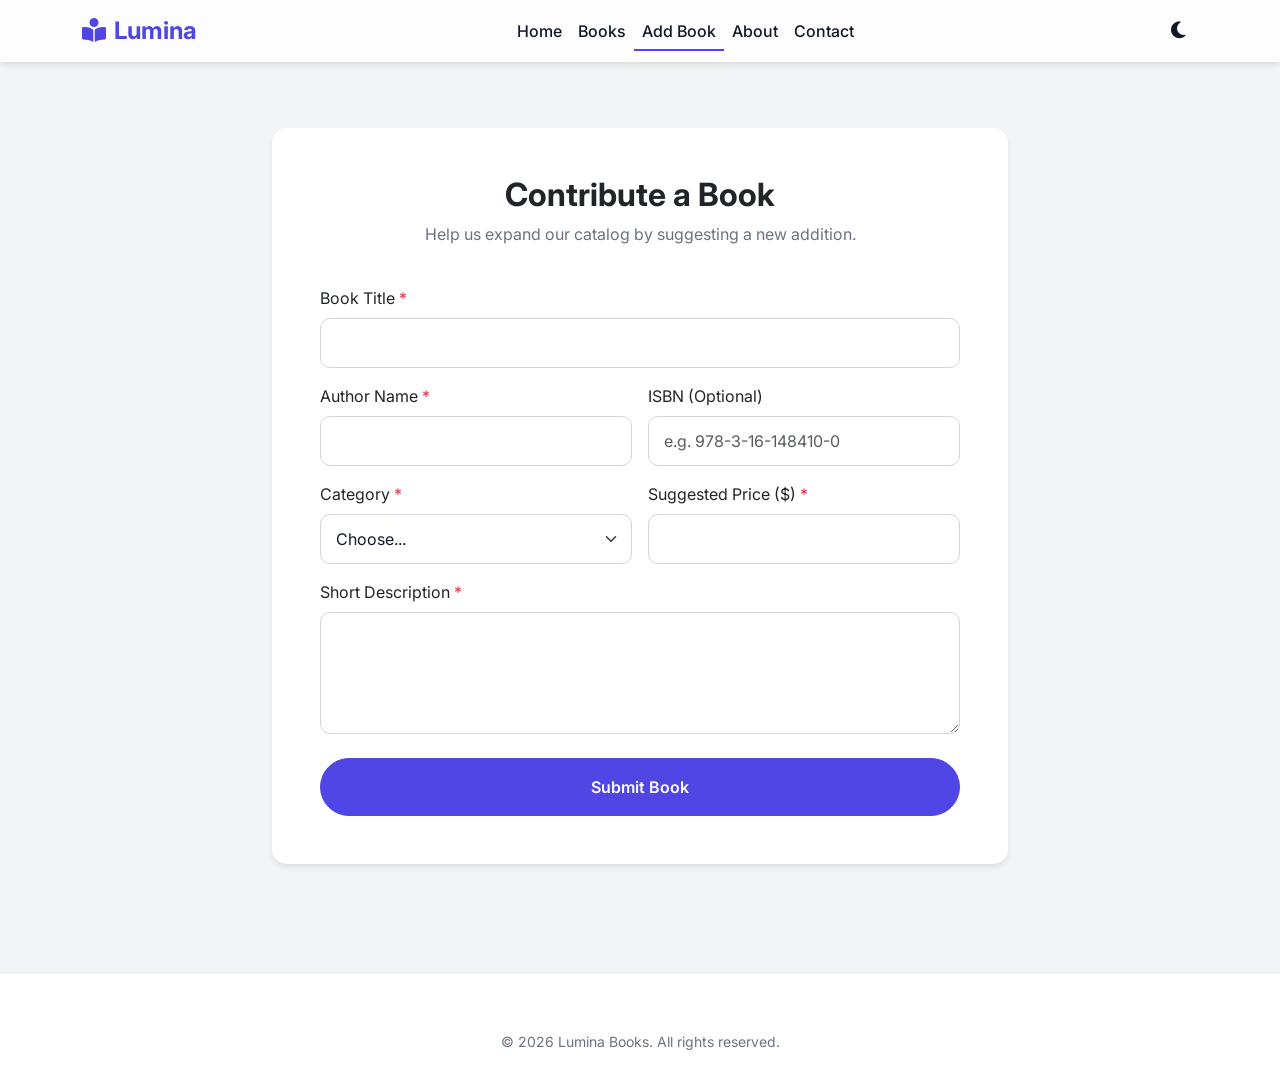
<file: src/main/webapp/add-book.html>
<!DOCTYPE html>
<html lang="en">
<head>
    <meta charset="UTF-8">
    <meta name="viewport" content="width=device-width, initial-scale=1.0">
    <title>Add Book | Lumina Books</title>
    <link href="https://cdn.jsdelivr.net/npm/bootstrap@5.3.2/dist/css/bootstrap.min.css" rel="stylesheet">
    <link href="https://fonts.googleapis.com/css2?family=Inter:wght@300;400;500;600;700;800&display=swap" rel="stylesheet">
    <link rel="stylesheet" href="https://cdnjs.cloudflare.com/ajax/libs/font-awesome/6.4.2/css/all.min.css">
    <link rel="stylesheet" href="css/style.css">
</head>
<body style="padding-top: 80px;">

    <!-- Navigation -->
    <nav class="navbar navbar-expand-lg fixed-top">
        <div class="container">
            <a class="navbar-brand" href="index.html">
                <i class="fa-solid fa-book-open-reader me-2"></i>Lumina
            </a>
            <button class="navbar-toggler" type="button" data-bs-toggle="collapse" data-bs-target="#navbarNav">
                <span class="navbar-toggler-icon"></span>
            </button>
            <div class="collapse navbar-collapse" id="navbarNav">
                <ul class="navbar-nav mx-auto">
                    <li class="nav-item"><a class="nav-link" href="index.html">Home</a></li>
                    <li class="nav-item"><a class="nav-link" href="books.html">Books</a></li>
                    <li class="nav-item"><a class="nav-link active" href="add-book.html">Add Book</a></li>
                    <li class="nav-item"><a class="nav-link" href="about.html">About</a></li>
                    <li class="nav-item"><a class="nav-link" href="contact.html">Contact</a></li>
                </ul>
                <div class="d-flex align-items-center">
                    <div class="theme-toggle" id="theme-toggle"><i class="fa-solid fa-moon"></i></div>
                </div>
            </div>
        </div>
    </nav>

    <!-- Form Section -->
    <div class="container py-5 fade-in-up">
        <div class="row justify-content-center">
            <div class="col-lg-8">
                <div class="card book-card p-4 p-md-5">
                    <div class="text-center mb-4">
                        <h2 class="fw-bold">Contribute a Book</h2>
                        <p class="text-muted-custom">Help us expand our catalog by suggesting a new addition.</p>
                    </div>

                    <div id="successMessage" class="alert alert-success" style="display: none;">
                        <i class="fa-solid fa-circle-check me-2"></i>Book successfully submitted for review!
                    </div>

                    <form class="needs-validation" novalidate>
                        <div class="row g-3">
                            <div class="col-md-12">
                                <label for="bookTitle" class="form-label">Book Title <span class="text-danger">*</span></label>
                                <input type="text" class="form-control" id="bookTitle" required>
                                <div class="invalid-feedback">Please provide a book title.</div>
                            </div>
                            
                            <div class="col-md-6">
                                <label for="authorName" class="form-label">Author Name <span class="text-danger">*</span></label>
                                <input type="text" class="form-control" id="authorName" required>
                                <div class="invalid-feedback">Please provide an author name.</div>
                            </div>

                            <div class="col-md-6">
                                <label for="isbn" class="form-label">ISBN (Optional)</label>
                                <input type="text" class="form-control" id="isbn" pattern="[0-9\-]+" placeholder="e.g. 978-3-16-148410-0">
                                <div class="invalid-feedback">Please provide a valid ISBN format.</div>
                            </div>

                            <div class="col-md-6">
                                <label for="category" class="form-label">Category <span class="text-danger">*</span></label>
                                <select class="form-select" id="category" required>
                                    <option value="" selected disabled>Choose...</option>
                                    <option value="fiction">Fiction</option>
                                    <option value="non-fiction">Non-Fiction</option>
                                    <option value="sci-fi">Sci-Fi</option>
                                    <option value="biography">Biography</option>
                                    <option value="other">Other</option>
                                </select>
                                <div class="invalid-feedback">Please select a category.</div>
                            </div>

                            <div class="col-md-6">
                                <label for="price" class="form-label">Suggested Price ($) <span class="text-danger">*</span></label>
                                <input type="number" step="0.01" min="0" class="form-control" id="price" required>
                                <div class="invalid-feedback">Please provide a valid price.</div>
                            </div>

                            <div class="col-12">
                                <label for="description" class="form-label">Short Description <span class="text-danger">*</span></label>
                                <textarea class="form-control" id="description" rows="4" required></textarea>
                                <div class="invalid-feedback">Please provide a short description.</div>
                            </div>

                            <div class="col-12 mt-4">
                                <button class="btn btn-primary w-100 py-3" type="submit">Submit Book</button>
                            </div>
                        </div>
                    </form>
                </div>
            </div>
        </div>
    </div>

    <!-- Footer -->
    <footer>
        <div class="container text-center text-muted-custom py-3">
            <small>&copy; 2026 Lumina Books. All rights reserved.</small>
        </div>
    </footer>

    <button id="scrollTopBtn" title="Go to top"><i class="fa-solid fa-arrow-up"></i></button>

    <script src="https://cdn.jsdelivr.net/npm/bootstrap@5.3.2/dist/js/bootstrap.bundle.min.js"></script>
    <script src="js/main.js"></script>
</body>
</html>
</file>
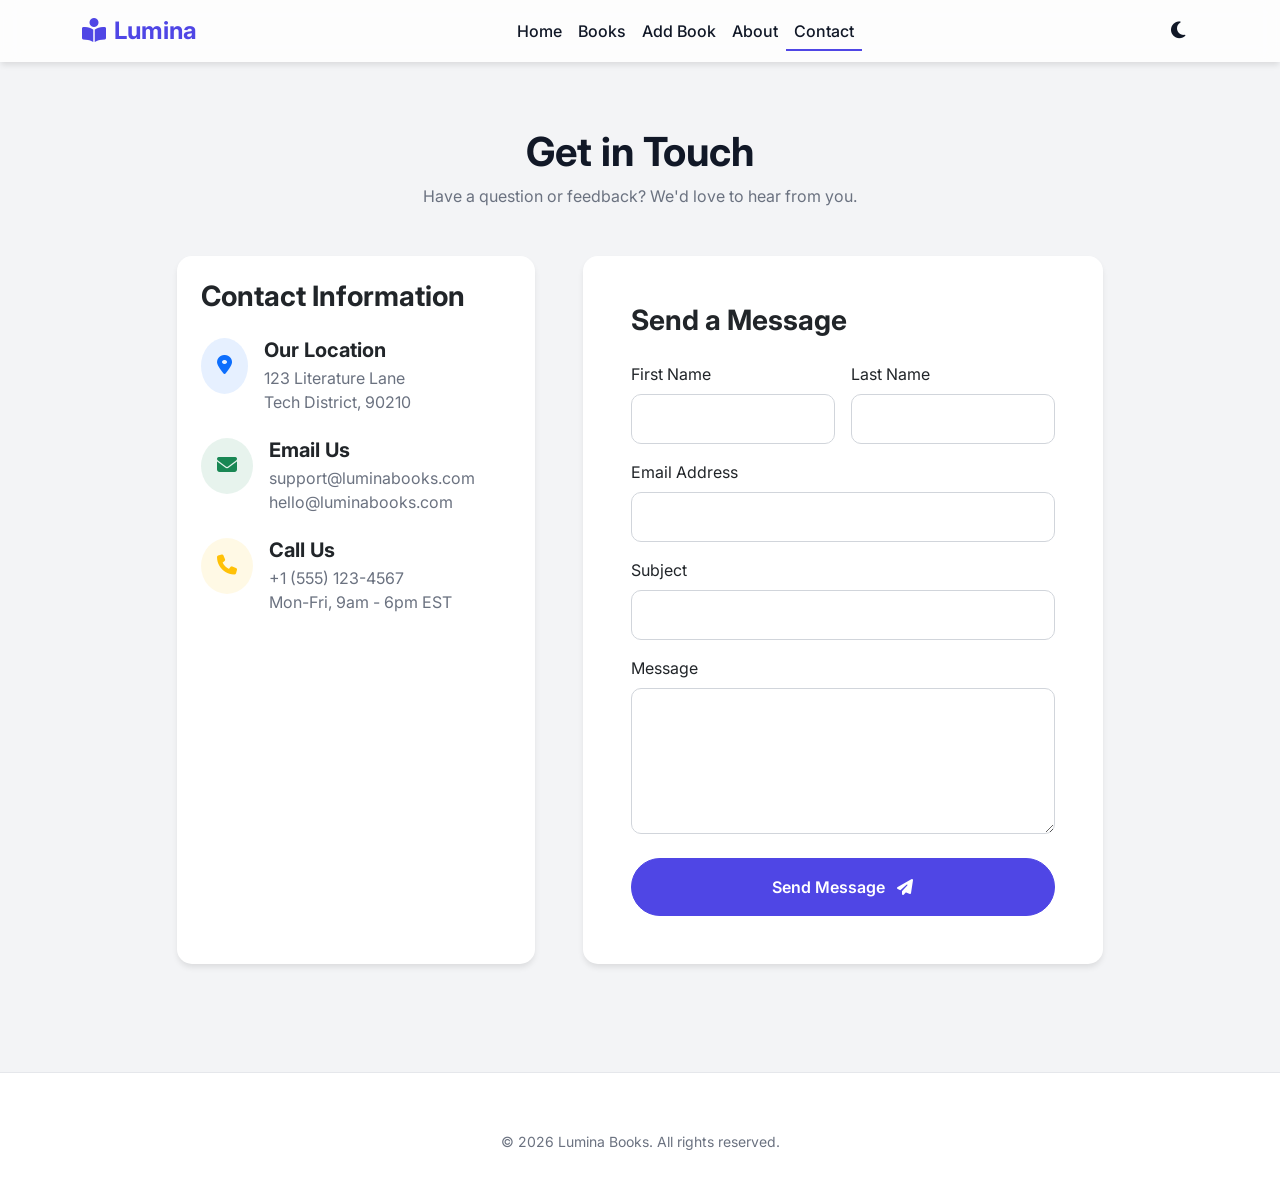
<file: src/main/webapp/contact.html>
<!DOCTYPE html>
<html lang="en">
<head>
    <meta charset="UTF-8">
    <meta name="viewport" content="width=device-width, initial-scale=1.0">
    <title>Contact Us | Lumina Books</title>
    <link href="https://cdn.jsdelivr.net/npm/bootstrap@5.3.2/dist/css/bootstrap.min.css" rel="stylesheet">
    <link href="https://fonts.googleapis.com/css2?family=Inter:wght@300;400;500;600;700;800&display=swap" rel="stylesheet">
    <link rel="stylesheet" href="https://cdnjs.cloudflare.com/ajax/libs/font-awesome/6.4.2/css/all.min.css">
    <link rel="stylesheet" href="css/style.css">
</head>
<body style="padding-top: 80px;">

    <!-- Navigation -->
    <nav class="navbar navbar-expand-lg fixed-top">
        <div class="container">
            <a class="navbar-brand" href="index.html">
                <i class="fa-solid fa-book-open-reader me-2"></i>Lumina
            </a>
            <button class="navbar-toggler" type="button" data-bs-toggle="collapse" data-bs-target="#navbarNav">
                <span class="navbar-toggler-icon"></span>
            </button>
            <div class="collapse navbar-collapse" id="navbarNav">
                <ul class="navbar-nav mx-auto">
                    <li class="nav-item"><a class="nav-link" href="index.html">Home</a></li>
                    <li class="nav-item"><a class="nav-link" href="books.html">Books</a></li>
                    <li class="nav-item"><a class="nav-link" href="add-book.html">Add Book</a></li>
                    <li class="nav-item"><a class="nav-link" href="about.html">About</a></li>
                    <li class="nav-item"><a class="nav-link active" href="contact.html">Contact</a></li>
                </ul>
                <div class="d-flex align-items-center">
                    <div class="theme-toggle" id="theme-toggle"><i class="fa-solid fa-moon"></i></div>
                </div>
            </div>
        </div>
    </nav>

    <!-- Contact Section -->
    <div class="container py-5 fade-in-up">
        <div class="row justify-content-center">
            <div class="col-lg-10">
                <div class="text-center mb-5">
                    <h1 class="fw-bold">Get in Touch</h1>
                    <p class="text-muted-custom">Have a question or feedback? We'd love to hear from you.</p>
                </div>
                
                <div class="row g-5">
                    <!-- Contact Info -->
                    <div class="col-md-5">
                        <div class="card book-card p-4 h-100 border-0">
                            <h3 class="fw-bold mb-4">Contact Information</h3>
                            
                            <div class="d-flex align-items-start mb-4">
                                <div class="bg-primary bg-opacity-10 text-primary p-3 rounded-circle me-3">
                                    <i class="fa-solid fa-location-dot fs-5"></i>
                                </div>
                                <div>
                                    <h5 class="fw-bold mb-1">Our Location</h5>
                                    <p class="text-muted-custom mb-0">123 Literature Lane<br>Tech District, 90210</p>
                                </div>
                            </div>
                            
                            <div class="d-flex align-items-start mb-4">
                                <div class="bg-success bg-opacity-10 text-success p-3 rounded-circle me-3">
                                    <i class="fa-solid fa-envelope fs-5"></i>
                                </div>
                                <div>
                                    <h5 class="fw-bold mb-1">Email Us</h5>
                                    <p class="text-muted-custom mb-0">support@luminabooks.com<br>hello@luminabooks.com</p>
                                </div>
                            </div>
                            
                            <div class="d-flex align-items-start">
                                <div class="bg-warning bg-opacity-10 text-warning p-3 rounded-circle me-3">
                                    <i class="fa-solid fa-phone fs-5"></i>
                                </div>
                                <div>
                                    <h5 class="fw-bold mb-1">Call Us</h5>
                                    <p class="text-muted-custom mb-0">+1 (555) 123-4567<br>Mon-Fri, 9am - 6pm EST</p>
                                </div>
                            </div>
                        </div>
                    </div>
                    
                    <!-- Contact Form -->
                    <div class="col-md-7">
                        <div class="card book-card p-4 p-md-5 border-0">
                            <h3 class="fw-bold mb-4">Send a Message</h3>
                            
                            <div id="successMessage" class="alert alert-success" style="display: none;">
                                <i class="fa-solid fa-circle-check me-2"></i>Thank you! Your message has been sent.
                            </div>

                            <form class="needs-validation" novalidate>
                                <div class="row g-3">
                                    <div class="col-sm-6">
                                        <label for="firstName" class="form-label">First Name</label>
                                        <input type="text" class="form-control" id="firstName" required>
                                        <div class="invalid-feedback">Please enter your first name.</div>
                                    </div>
                                    <div class="col-sm-6">
                                        <label for="lastName" class="form-label">Last Name</label>
                                        <input type="text" class="form-control" id="lastName" required>
                                        <div class="invalid-feedback">Please enter your last name.</div>
                                    </div>
                                    <div class="col-12">
                                        <label for="email" class="form-label">Email Address</label>
                                        <input type="email" class="form-control" id="email" required>
                                        <div class="invalid-feedback">Please enter a valid email address.</div>
                                    </div>
                                    <div class="col-12">
                                        <label for="subject" class="form-label">Subject</label>
                                        <input type="text" class="form-control" id="subject" required>
                                        <div class="invalid-feedback">Please provide a subject.</div>
                                    </div>
                                    <div class="col-12">
                                        <label for="message" class="form-label">Message</label>
                                        <textarea class="form-control" id="message" rows="5" required></textarea>
                                        <div class="invalid-feedback">Please enter your message.</div>
                                    </div>
                                    <div class="col-12 mt-4">
                                        <button class="btn btn-primary w-100 py-3" type="submit">Send Message <i class="fa-solid fa-paper-plane ms-2"></i></button>
                                    </div>
                                </div>
                            </form>
                        </div>
                    </div>
                </div>
            </div>
        </div>
    </div>

    <!-- Footer -->
    <footer>
        <div class="container text-center text-muted-custom py-3">
            <small>&copy; 2026 Lumina Books. All rights reserved.</small>
        </div>
    </footer>

    <button id="scrollTopBtn" title="Go to top"><i class="fa-solid fa-arrow-up"></i></button>

    <script src="https://cdn.jsdelivr.net/npm/bootstrap@5.3.2/dist/js/bootstrap.bundle.min.js"></script>
    <script src="js/main.js"></script>
</body>
</html>
</file>
<file: src/main/webapp/css/style.css>
:root {
    --primary-color: #4f46e5;
    --primary-hover: #4338ca;
    --secondary-color: #10b981;
    --dark-bg: #111827;
    --dark-surface: #1f2937;
    --dark-text: #f9fafb;
    --light-bg: #f3f4f6;
    --light-surface: #ffffff;
    --light-text: #111827;
    --transition-speed: 0.3s;
}

body {
    font-family: 'Inter', sans-serif;
    background-color: var(--light-bg);
    color: var(--light-text);
    transition: background-color var(--transition-speed), color var(--transition-speed);
    scroll-behavior: smooth;
}

body.dark-mode {
    background-color: var(--dark-bg);
    color: var(--dark-text);
}

/* Navbar */
.navbar {
    background: rgba(255, 255, 255, 0.8) !important;
    backdrop-filter: blur(10px);
    box-shadow: 0 4px 6px -1px rgba(0, 0, 0, 0.1);
    transition: all var(--transition-speed);
}

body.dark-mode .navbar {
    background: rgba(31, 41, 55, 0.8) !important;
    border-bottom: 1px solid #374151;
}

.navbar-brand {
    font-weight: 700;
    color: var(--primary-color) !important;
    font-size: 1.5rem;
}

.nav-link {
    font-weight: 500;
    position: relative;
    color: var(--light-text) !important;
    transition: color 0.2s;
}

body.dark-mode .nav-link {
    color: var(--dark-text) !important;
}

.nav-link:hover {
    color: var(--primary-color) !important;
}

.nav-link::after {
    content: '';
    position: absolute;
    width: 0;
    height: 2px;
    bottom: 0;
    left: 0;
    background-color: var(--primary-color);
    transition: width 0.3s ease;
}

.nav-link:hover::after, .nav-link.active::after {
    width: 100%;
}

/* Hero Section */
.hero {
    padding: 100px 0 60px;
    background: linear-gradient(135deg, rgba(79, 70, 229, 0.1) 0%, rgba(16, 185, 129, 0.1) 100%);
    border-radius: 0 0 50px 50px;
    margin-bottom: 50px;
}

body.dark-mode .hero {
    background: linear-gradient(135deg, rgba(79, 70, 229, 0.2) 0%, rgba(16, 185, 129, 0.2) 100%);
}

.hero h1 {
    font-weight: 800;
    font-size: 3.5rem;
    margin-bottom: 20px;
    background: linear-gradient(to right, var(--primary-color), var(--secondary-color));
    -webkit-background-clip: text;
    -webkit-text-fill-color: transparent;
}

/* Buttons */
.btn-primary {
    background-color: var(--primary-color);
    border-color: var(--primary-color);
    border-radius: 30px;
    padding: 10px 25px;
    font-weight: 600;
    transition: transform 0.2s, box-shadow 0.2s;
}

.btn-primary:hover {
    background-color: var(--primary-hover);
    border-color: var(--primary-hover);
    transform: translateY(-2px);
    box-shadow: 0 10px 15px -3px rgba(79, 70, 229, 0.3);
}

/* Book Cards */
.book-card {
    background: var(--light-surface);
    border-radius: 15px;
    border: none;
    box-shadow: 0 4px 6px -1px rgba(0, 0, 0, 0.1);
    transition: transform 0.3s, box-shadow 0.3s;
    height: 100%;
    overflow: hidden;
}

body.dark-mode .book-card {
    background: var(--dark-surface);
    box-shadow: 0 4px 6px -1px rgba(0, 0, 0, 0.5);
}

.book-card:hover {
    transform: translateY(-10px);
    box-shadow: 0 20px 25px -5px rgba(0, 0, 0, 0.1), 0 10px 10px -5px rgba(0, 0, 0, 0.04);
}

.card-img-top {
    height: 250px;
    object-fit: cover;
    border-bottom: 1px solid rgba(0,0,0,0.05);
}

.card-title {
    font-weight: 700;
    font-size: 1.1rem;
}

.book-price {
    font-size: 1.25rem;
    font-weight: 700;
    color: var(--primary-color);
}

/* Forms */
.form-control, .form-select {
    border-radius: 10px;
    padding: 12px 15px;
    border: 1px solid #d1d5db;
    background-color: var(--light-surface);
    color: var(--light-text);
    transition: all 0.2s;
}

body.dark-mode .form-control, body.dark-mode .form-select {
    background-color: #374151;
    border-color: #4b5563;
    color: var(--dark-text);
}

.form-control:focus, .form-select:focus {
    border-color: var(--primary-color);
    box-shadow: 0 0 0 0.25rem rgba(79, 70, 229, 0.25);
}

body.dark-mode .form-control:focus, body.dark-mode .form-select:focus {
    background-color: #374151;
    color: var(--dark-text);
}

/* Reviews */
.review-card {
    background: var(--light-surface);
    border-radius: 15px;
    padding: 20px;
    margin-bottom: 20px;
    box-shadow: 0 2px 4px rgba(0,0,0,0.05);
}

body.dark-mode .review-card {
    background: var(--dark-surface);
}

.stars {
    color: #fbbf24;
}

/* Footer */
footer {
    background: var(--light-surface);
    padding: 40px 0 20px;
    margin-top: 60px;
    border-top: 1px solid #e5e7eb;
}

body.dark-mode footer {
    background: var(--dark-surface);
    border-top: 1px solid #374151;
}

/* Scroll to top */
#scrollTopBtn {
    position: fixed;
    bottom: 20px;
    right: 20px;
    display: none;
    background: var(--primary-color);
    color: white;
    border: none;
    border-radius: 50%;
    width: 50px;
    height: 50px;
    font-size: 20px;
    cursor: pointer;
    box-shadow: 0 4px 6px rgba(0,0,0,0.1);
    transition: transform 0.2s, background 0.2s;
    z-index: 99;
}

#scrollTopBtn:hover {
    background: var(--primary-hover);
    transform: scale(1.1);
}

/* Utilities */
.text-muted-custom {
    color: #6b7280;
}
body.dark-mode .text-muted-custom {
    color: #9ca3af;
}

/* Theme Toggle */
.theme-toggle {
    cursor: pointer;
    font-size: 1.2rem;
    padding: 5px;
    border-radius: 50%;
    width: 40px;
    height: 40px;
    display: flex;
    align-items: center;
    justify-content: center;
    transition: background 0.2s;
}

.theme-toggle:hover {
    background: rgba(0,0,0,0.05);
}

body.dark-mode .theme-toggle:hover {
    background: rgba(255,255,255,0.1);
}

/* Animations */
.fade-in-up {
    animation: fadeInUp 0.8s cubic-bezier(0.165, 0.84, 0.44, 1) forwards;
    opacity: 0;
    transform: translateY(30px);
}

.delay-1 { animation-delay: 0.1s; }
.delay-2 { animation-delay: 0.2s; }
.delay-3 { animation-delay: 0.3s; }

@keyframes fadeInUp {
    to {
        opacity: 1;
        transform: translateY(0);
    }
}
</file>
